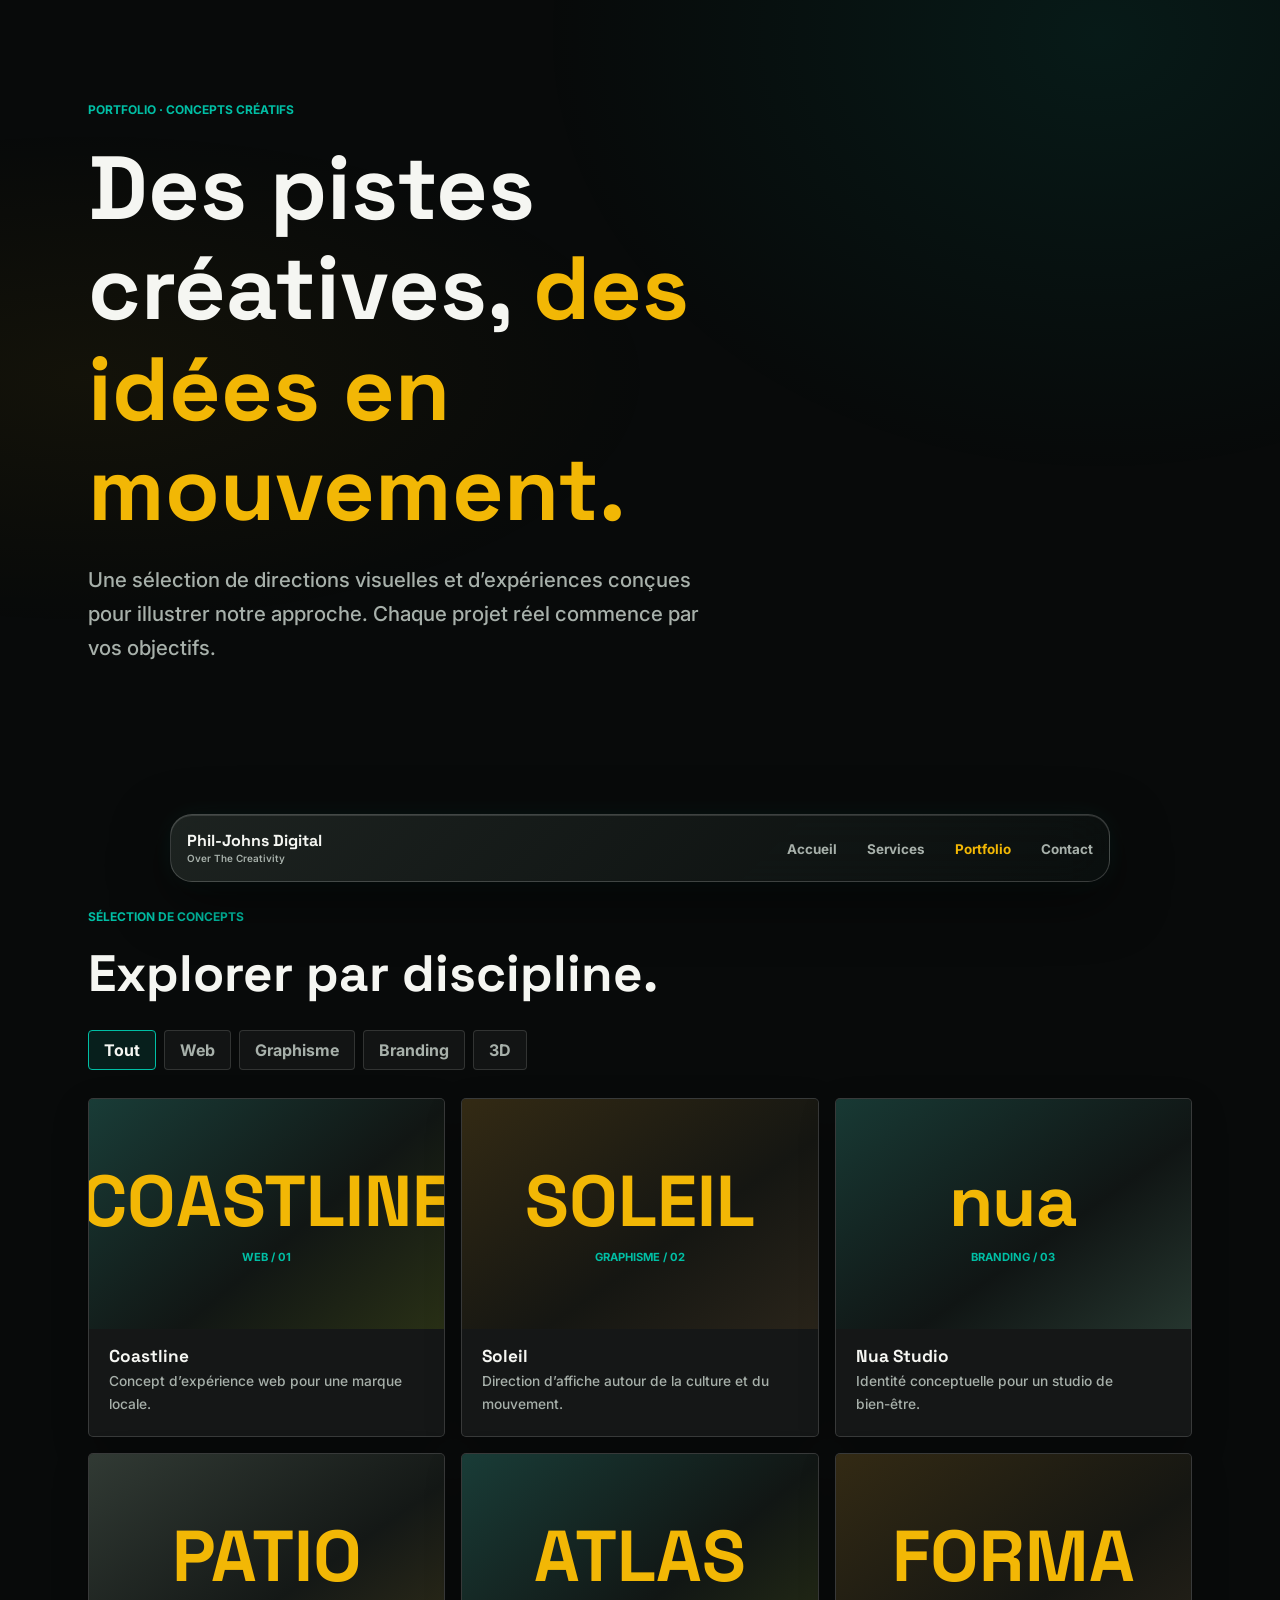
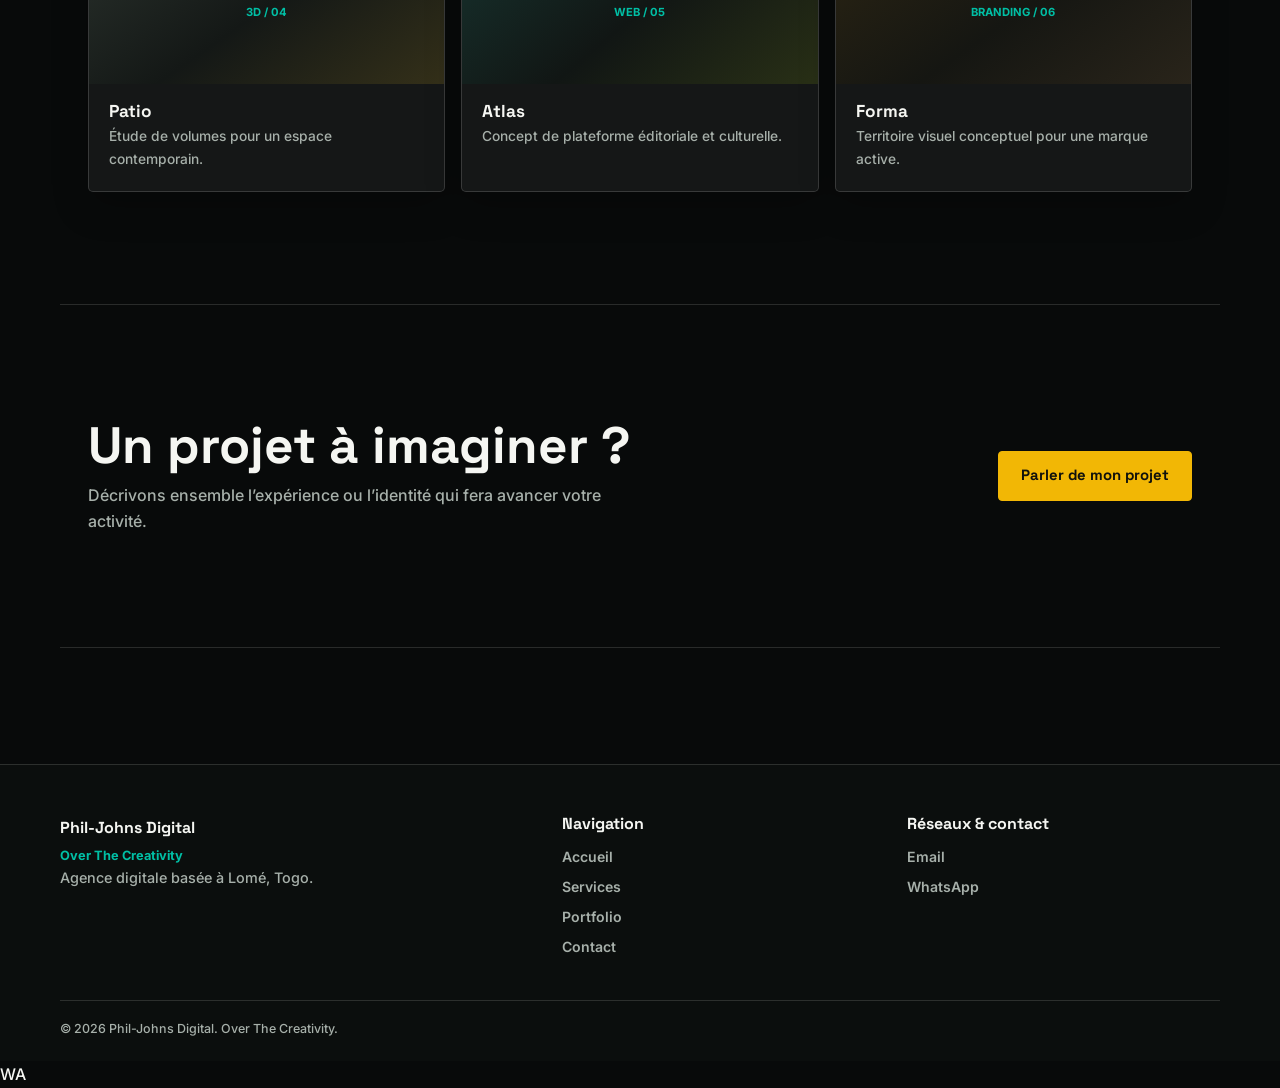
<file: portfolio.html>
<!DOCTYPE html>
<html lang="fr">
<head>
    <meta charset="UTF-8">
    <meta name="viewport" content="width=device-width, initial-scale=1.0">
    <meta name="description" content="Explorez les concepts créatifs de Phil-Johns Digital : projets web, graphisme, branding et visualisation 3D à Lomé.">
    <meta property="og:title" content="Portfolio | Phil-Johns Digital">
    <meta property="og:description" content="Un aperçu de notre direction créative en web, graphisme, branding et 3D.">
    <meta property="og:type" content="website">
    <meta name="theme-color" content="#080a0a">
    <title>Portfolio | Phil-Johns Digital</title>
    <link rel="preconnect" href="https://fonts.googleapis.com">
    <link rel="preconnect" href="https://fonts.gstatic.com" crossorigin>
    <link href="https://fonts.googleapis.com/css2?family=Inter:wght@400;500;600;700&family=Space+Grotesk:wght@400;500;600;700&display=swap" rel="stylesheet">
    <link rel="stylesheet" href="css/style.css">
</head>
<body>
    <nav aria-label="Navigation principale">
        <div class="nav-container">
            <a class="nav-brand" href="index.html" aria-label="Phil-Johns Digital, accueil">
                <span class="nav-brand-text">Phil-Johns Digital<small>Over The Creativity</small></span>
            </a>
            <ul class="nav-links site-nav">
                <li><a href="index.html">Accueil</a></li>
                <li><a href="services.html">Services</a></li>
                <li><a href="portfolio.html" aria-current="page">Portfolio</a></li>
                <li><a href="contact.html">Contact</a></li>
            </ul>
            <button class="menu-toggle" type="button" aria-label="Ouvrir le menu" aria-expanded="false">
                <span></span><span></span><span></span>
            </button>
        </div>
    </nav>

    <main>
        <section class="hero">
            <div class="hero-content">
                <span class="eyebrow">Portfolio · Concepts créatifs</span>
                <h1>Des pistes créatives, <span class="accent">des idées en mouvement.</span></h1>
                <p class="hero-subtitle">Une sélection de directions visuelles et d’expériences conçues pour illustrer notre approche. Chaque projet réel commence par vos objectifs.</p>
            </div>
        </section>

        <section aria-labelledby="portfolio-title" data-reveal>
            <span class="eyebrow">Sélection de concepts</span>
            <h2 id="portfolio-title">Explorer par discipline.</h2>
            <div class="filter-list" role="group" aria-label="Filtrer les réalisations par catégorie">
                <button class="filter-button" type="button" data-filter="all" aria-pressed="true">Tout</button>
                <button class="filter-button" type="button" data-filter="web" aria-pressed="false">Web</button>
                <button class="filter-button" type="button" data-filter="graphisme" aria-pressed="false">Graphisme</button>
                <button class="filter-button" type="button" data-filter="branding" aria-pressed="false">Branding</button>
                <button class="filter-button" type="button" data-filter="3d" aria-pressed="false">3D</button>
            </div>
            <div class="portfolio-grid">
                <a class="project-card" href="contact.html" data-category="web" aria-label="Concept web Coastline, discuter d’un projet web">
                    <div class="project-art web" role="img" aria-label="Composition web Coastline en vert profond et ambre">COASTLINE<br><small>WEB / 01</small></div>
                    <div class="project-info"><h3>Coastline</h3><p>Concept d’expérience web pour une marque locale.</p></div>
                </a>
                <a class="project-card" href="contact.html" data-category="graphisme" aria-label="Concept graphique Soleil, discuter d’un projet de graphisme">
                    <div class="project-art graphic" role="img" aria-label="Affiche conceptuelle soleil en ambre sur fond sombre">SOLEIL<br><small>GRAPHISME / 02</small></div>
                    <div class="project-info"><h3>Soleil</h3><p>Direction d’affiche autour de la culture et du mouvement.</p></div>
                </a>
                <a class="project-card" href="contact.html" data-category="branding" aria-label="Concept de marque Nua, discuter d’un projet de branding">
                    <div class="project-art branding" role="img" aria-label="Signature typographique Nua en turquoise et blanc">nua<br><small>BRANDING / 03</small></div>
                    <div class="project-info"><h3>Nua Studio</h3><p>Identité conceptuelle pour un studio de bien-être.</p></div>
                </a>
                <a class="project-card" href="contact.html" data-category="3d" aria-label="Concept 3D Patio, discuter d’un projet de modélisation 3D">
                    <div class="project-art model" role="img" aria-label="Composition géométrique abstraite évoquant un espace architectural en 3D">PATIO<br><small>3D / 04</small></div>
                    <div class="project-info"><h3>Patio</h3><p>Étude de volumes pour un espace contemporain.</p></div>
                </a>
                <a class="project-card" href="contact.html" data-category="web" aria-label="Concept web Atlas, discuter d’un projet web">
                    <div class="project-art web" role="img" aria-label="Composition éditoriale de site web Atlas">ATLAS<br><small>WEB / 05</small></div>
                    <div class="project-info"><h3>Atlas</h3><p>Concept de plateforme éditoriale et culturelle.</p></div>
                </a>
                <a class="project-card" href="contact.html" data-category="branding" aria-label="Concept de marque Forma, discuter d’un projet de branding">
                    <div class="project-art graphic" role="img" aria-label="Composition typographique Forma en jaune ambre">FORMA<br><small>BRANDING / 06</small></div>
                    <div class="project-info"><h3>Forma</h3><p>Territoire visuel conceptuel pour une marque active.</p></div>
                </a>
            </div>
        </section>

        <section class="cta-band" data-reveal>
            <div>
                <h2>Un projet à imaginer ?</h2>
                <p>Décrivons ensemble l’expérience ou l’identité qui fera avancer votre activité.</p>
            </div>
            <a class="btn btn-primary" href="contact.html">Parler de mon projet</a>
        </section>
    </main>

    <footer>
        <div class="footer-content">
            <div class="footer-section">
                <div class="footer-brand">Phil-Johns Digital</div>
                <div class="footer-tagline">Over The Creativity</div>
                <p>Agence digitale basée à Lomé, Togo.</p>
            </div>
            <div class="footer-section">
                <h3>Navigation</h3>
                <a href="index.html">Accueil</a>
                <a href="services.html">Services</a>
                <a href="portfolio.html">Portfolio</a>
                <a href="contact.html">Contact</a>
            </div>
            <div class="footer-section">
                <h3>Réseaux & contact</h3>
                <a href="mailto:philjohnspro@gmail.com">Email</a>
                <a href="https://wa.me/22879905677" target="_blank" rel="noopener noreferrer">WhatsApp</a>
            </div>
        </div>
        <div class="footer-bottom"><p>&copy; 2026 Phil-Johns Digital. Over The Creativity.</p></div>
    </footer>
    <script src="js/main.js" defer></script>
</body>
</html>
</file>
<file: css/style.css>
:root {
    color-scheme: dark;
    --color-bg: #080a0a;
    --color-surface: #121615;
    --color-text: #f5f6f2;
    --color-muted: #a7b0aa;
    --color-amber: #F2B705;
    --color-turquoise: #00BFA5;
    --color-line: rgba(245, 246, 242, 0.14);
    --font-display: "Space Grotesk", sans-serif;
    --font-body: "Inter", sans-serif;
    --page-width: 1160px;
    --text-secondary: var(--color-muted);
    --accent-primary: var(--color-amber);
    --accent-secondary: var(--color-turquoise);
}

*,
*::before,
*::after {
    box-sizing: border-box;
}

html {
    scroll-behavior: smooth;
    scroll-padding-top: 40px;
}

body {
    position: relative;
    min-width: 320px;
    margin: 0;
    overflow-x: hidden;
    background: var(--color-bg);
    color: var(--color-text);
    font-family: var(--font-body);
    font-size: 16px;
    font-weight: 500;
    line-height: 1.65;
    -webkit-font-smoothing: antialiased;
}

body::before {
    position: fixed;
    z-index: -1;
    inset: 0;
    background: radial-gradient(ellipse at 86% 4%, rgba(0, 191, 165, 0.09), transparent 36%), radial-gradient(ellipse at 7% 42%, rgba(242, 183, 5, 0.05), transparent 34%);
    content: "";
    pointer-events: none;
}

img {
    max-width: 100%;
}

a {
    color: inherit;
    text-decoration: none;
}

button,
input,
select,
textarea {
    font: inherit;
}

:focus-visible {
    outline: 3px solid var(--color-turquoise);
    outline-offset: 4px;
}

::selection {
    background: var(--color-amber);
    color: #080a0a;
}

h1,
h2,
h3,
p {
    margin-top: 0;
}

h1,
h2,
h3 {
    font-family: var(--font-display);
    font-weight: 700;
    line-height: 1.12;
}

h1 {
    max-width: 900px;
    margin-bottom: 24px;
    font-size: clamp(2.8rem, 7vw, 6rem);
}

h2 {
    max-width: 780px;
    margin-bottom: 20px;
    font-size: clamp(2rem, 4vw, 3.3rem);
}

h3 {
    font-size: 1.35rem;
}

p {
    color: var(--color-muted);
    font-weight: 500;
}

.top-bar {
    display: none;
}

nav {
    position: fixed;
    z-index: 1000;
    bottom: 18px;
    left: 50%;
    width: min(940px, calc(100% - 36px));
    padding: 9px 16px;
    transform: translateX(-50%);
    border: 1px solid rgba(255, 255, 255, 0.19);
    border-radius: 22px;
    background: linear-gradient(135deg, rgba(33, 40, 37, 0.84), rgba(11, 16, 15, 0.78));
    box-shadow: 0 18px 55px rgba(0, 0, 0, 0.52), inset 0 1px 0 rgba(255, 255, 255, 0.13), 0 0 24px rgba(0, 191, 165, 0.08);
    backdrop-filter: blur(24px) saturate(145%);
    -webkit-backdrop-filter: blur(24px) saturate(145%);
}

.nav-container {
    display: flex;
    width: min(100%, var(--page-width));
    min-height: 48px;
    align-items: center;
    justify-content: space-between;
    gap: 20px;
    margin: 0 auto;
}

.nav-brand {
    display: inline-flex;
    flex: 0 0 auto;
    align-items: center;
    color: var(--color-text);
    font-family: var(--font-display);
    font-size: 1rem;
    font-weight: 700;
    white-space: nowrap;
}

.nav-brand-text {
    display: grid;
    line-height: 1.08;
}

.nav-brand-text small {
    margin-top: 4px;
    color: var(--color-muted);
    font-family: var(--font-body);
    font-size: 0.62rem;
    font-weight: 600;
}

.nav-links {
    display: flex;
    align-items: center;
    gap: clamp(16px, 2.4vw, 30px);
    margin: 0;
    padding: 0;
    list-style: none;
}

.nav-links a {
    color: var(--color-muted);
    font-size: 0.84rem;
    font-weight: 700;
    transition: color 180ms ease;
}

.nav-links a:hover,
.nav-links a[aria-current="page"] {
    color: var(--color-amber);
}

.menu-toggle {
    display: none;
    width: 44px;
    height: 44px;
    flex: 0 0 44px;
    place-content: center;
    gap: 5px;
    border: 1px solid rgba(255, 255, 255, 0.18);
    border-radius: 10px;
    background: rgba(255, 255, 255, 0.07);
    cursor: pointer;
    backdrop-filter: blur(12px);
}

.menu-toggle span {
    display: block;
    width: 19px;
    height: 2px;
    border-radius: 2px;
    background: var(--color-text);
}

main {
    min-height: 70vh;
    padding: 0 0 116px;
}

section {
    width: min(100%, var(--page-width));
    margin-inline: auto;
    padding: clamp(60px, 9vw, 112px) 28px;
}

.hero {
    position: relative;
    display: flex;
    min-height: min(790px, 100svh);
    align-items: center;
    justify-content: flex-start;
    padding-top: 90px;
    padding-bottom: 90px;
    overflow: hidden;
}

.hero::before,
.hero::after {
    display: none;
}

.hero-content {
    width: min(100%, 840px);
    text-align: left;
    animation: rise-in 700ms both;
}

.hero h1 {
    color: var(--color-text);
}

.hero h1 .accent,
.accent-text {
    color: var(--color-amber);
}

.eyebrow {
    display: inline-block;
    margin-bottom: 18px;
    color: var(--color-turquoise);
    font-size: 0.75rem;
    font-weight: 700;
    text-transform: uppercase;
}

.hero-subtitle {
    max-width: 620px;
    margin: 0 0 30px;
    color: var(--color-muted);
    font-size: clamp(1.05rem, 2vw, 1.28rem);
    font-weight: 500;
}

.hero-cta {
    display: flex;
    flex-wrap: wrap;
    justify-content: flex-start;
    gap: 12px;
    margin: 0;
}

.btn {
    display: inline-flex;
    min-height: 50px;
    align-items: center;
    justify-content: center;
    padding: 0 22px;
    border: 1px solid var(--color-line);
    border-radius: 4px;
    background: rgba(255, 255, 255, 0.04);
    color: var(--color-text);
    font-family: var(--font-display);
    font-size: 0.93rem;
    font-weight: 700;
    transition: background 180ms ease, color 180ms ease, border-color 180ms ease, transform 180ms ease;
}

.btn:hover {
    transform: translateY(-2px);
}

.btn-primary {
    border-color: var(--color-amber);
    background: var(--color-amber);
    color: #10110c;
}

.btn-primary:hover {
    border-color: #ffd454;
    background: #ffd454;
    color: #10110c;
}

.btn-secondary {
    border-color: rgba(0, 191, 165, 0.65);
}

.btn-secondary:hover {
    background: var(--color-turquoise);
    color: #07110f;
}

.cards-grid,
.portfolio-grid {
    display: grid;
    grid-template-columns: repeat(3, minmax(0, 1fr));
    gap: 16px;
}

.glass-card,
.card,
.product-card {
    position: relative;
    padding: 28px;
    overflow: hidden;
    border: 1px solid rgba(255, 255, 255, 0.15);
    border-radius: 5px;
    background: rgba(255, 255, 255, 0.055);
    box-shadow: 0 14px 36px rgba(0, 0, 0, 0.22), inset 0 1px 0 rgba(255, 255, 255, 0.08);
    backdrop-filter: blur(16px) saturate(130%);
    -webkit-backdrop-filter: blur(16px) saturate(130%);
    transition: border-color 200ms ease, background 200ms ease, transform 200ms ease, box-shadow 200ms ease;
}

.glass-card::before {
    position: absolute;
    inset: 0;
    z-index: 0;
    background: radial-gradient(circle at var(--mouse-x, 50%) var(--mouse-y, 50%), rgba(0, 191, 165, 0.13), transparent 58%);
    opacity: 0;
    content: "";
    pointer-events: none;
    transition: opacity 200ms ease;
}

.glass-card > * {
    position: relative;
    z-index: 1;
}

.glass-card:hover,
.card:hover,
.product-card:hover {
    transform: translateY(-4px);
    border-color: rgba(0, 191, 165, 0.55);
    background: rgba(255, 255, 255, 0.085);
    box-shadow: 0 18px 42px rgba(0, 0, 0, 0.28), inset 0 1px 0 rgba(255, 255, 255, 0.12);
}

.glass-card:hover::before {
    opacity: 1;
}

.card-title {
    margin-bottom: 12px;
    color: var(--color-text);
}

.card-description,
.section-intro {
    color: var(--color-muted);
}

.section-intro {
    max-width: 620px;
    margin-bottom: 32px;
}

.stats-grid {
    display: grid;
    grid-template-columns: repeat(3, 1fr);
    border-top: 1px solid var(--color-line);
    border-bottom: 1px solid var(--color-line);
}

.stat-item {
    padding: 26px 20px;
    text-align: center;
}

.stat-item + .stat-item {
    border-left: 1px solid var(--color-line);
}

.stat-value {
    display: block;
    color: var(--color-amber);
    font-family: var(--font-display);
    font-size: clamp(2rem, 4vw, 3rem);
    font-weight: 700;
    line-height: 1.1;
}

.stat-label {
    display: block;
    margin-top: 8px;
    color: var(--color-muted);
    font-size: 0.86rem;
    font-weight: 600;
}

.project-card {
    display: block;
    min-width: 0;
    overflow: hidden;
    border: 1px solid rgba(255, 255, 255, 0.15);
    border-radius: 5px;
    background: rgba(255, 255, 255, 0.055);
    box-shadow: 0 14px 36px rgba(0, 0, 0, 0.22), inset 0 1px 0 rgba(255, 255, 255, 0.08);
    backdrop-filter: blur(16px) saturate(130%);
    -webkit-backdrop-filter: blur(16px) saturate(130%);
    transition: transform 200ms ease, border-color 200ms ease;
}

.project-card:hover {
    transform: translateY(-4px);
    border-color: var(--color-turquoise);
}

.project-art {
    display: grid;
    min-height: 230px;
    place-content: center;
    overflow: hidden;
    background-color: #17201d;
    color: var(--color-amber);
    font-family: var(--font-display);
    font-size: clamp(2.2rem, 6vw, 4.5rem);
    font-weight: 700;
    line-height: 1.05;
    text-align: center;
}

.project-art small {
    display: block;
    margin-top: 12px;
    color: var(--color-turquoise);
    font-family: var(--font-body);
    font-size: 0.7rem;
    font-weight: 700;
}

.project-art.web { background: linear-gradient(140deg, #193c37, #111614 58%, #293016); }
.project-art.graphic { background: linear-gradient(145deg, #332a14, #151612 60%, #29241a); }
.project-art.branding { background: linear-gradient(145deg, #183934, #101514 60%, #25352e); }
.project-art.model { background: linear-gradient(145deg, #313a34, #141816 58%, #343019); }

.project-info {
    padding: 18px 20px 20px;
}

.project-info h3 {
    margin-bottom: 4px;
    font-size: 1.08rem;
}

.project-info p {
    margin-bottom: 0;
    font-size: 0.86rem;
}

.filter-list {
    display: flex;
    flex-wrap: wrap;
    gap: 8px;
    margin: 28px 0;
}

.filter-button {
    min-height: 40px;
    padding: 0 15px;
    border: 1px solid var(--color-line);
    border-radius: 4px;
    background: rgba(255, 255, 255, 0.045);
    color: var(--color-muted);
    font-weight: 700;
    cursor: pointer;
    backdrop-filter: blur(12px);
}

.filter-button[aria-pressed="true"] {
    border-color: var(--color-turquoise);
    background: rgba(0, 191, 165, 0.12);
    color: var(--color-text);
}

[hidden] {
    display: none !important;
}

.contact-layout {
    display: grid;
    grid-template-columns: minmax(0, 0.8fr) minmax(0, 1.2fr);
    gap: clamp(32px, 7vw, 88px);
}

.contact-details {
    display: grid;
    align-content: start;
    gap: 12px;
}

.contact-detail {
    padding: 18px 20px;
    border: 1px solid rgba(255, 255, 255, 0.1);
    border-left: 2px solid var(--color-turquoise);
    border-radius: 4px;
    background: rgba(255, 255, 255, 0.055);
    backdrop-filter: blur(14px);
}

.contact-detail h3 {
    margin-bottom: 5px;
    color: var(--color-amber);
    font-family: var(--font-body);
    font-size: 0.78rem;
    text-transform: uppercase;
}

.contact-detail p,
.contact-detail a {
    margin: 0;
    color: var(--color-text);
    font-weight: 600;
    overflow-wrap: anywhere;
}

.contact-form {
    display: grid;
    gap: 18px;
}

.form-group {
    display: grid;
    gap: 7px;
}

.form-group label {
    color: var(--color-text);
    font-size: 0.88rem;
    font-weight: 700;
}

.form-group input,
.form-group select,
.form-group textarea {
    width: 100%;
    min-height: 50px;
    padding: 12px 14px;
    border: 1px solid var(--color-line);
    border-radius: 4px;
    background: rgba(12, 16, 15, 0.82);
    color: var(--color-text);
    backdrop-filter: blur(12px);
}

.form-group textarea {
    min-height: 150px;
    resize: vertical;
}

.form-group input::placeholder,
.form-group textarea::placeholder {
    color: #89928c;
}

.form-status {
    min-height: 1.5em;
    margin: 0;
    color: var(--color-turquoise);
    font-weight: 600;
}

.form-status.is-error {
    color: #ff9a83;
}

.cta-band {
    display: flex;
    align-items: center;
    justify-content: space-between;
    gap: 24px;
    border-block: 1px solid var(--color-line);
}

.cta-band h2 {
    margin-bottom: 8px;
}

.cta-band p {
    max-width: 540px;
    margin-bottom: 0;
}

footer {
    padding: 50px 28px 22px;
    border-top: 1px solid var(--color-line);
    background: #0b0e0d;
}

.footer-content {
    display: grid;
    width: min(100%, var(--page-width));
    grid-template-columns: 1.5fr 1fr 1fr;
    gap: 32px;
    margin: 0 auto;
}

.footer-section h3 {
    margin-bottom: 12px;
    color: var(--color-text);
    font-size: 1rem;
}

.footer-section a {
    display: block;
    width: fit-content;
    margin: 7px 0;
    color: var(--color-muted);
    font-size: 0.88rem;
    font-weight: 600;
}

.footer-section a:hover {
    color: var(--color-amber);
}

.footer-section p {
    max-width: 310px;
    font-size: 0.9rem;
}

.footer-brand {
    margin-bottom: 4px;
    color: var(--color-text);
    font-family: var(--font-display);
    font-weight: 700;
}

.footer-tagline {
    color: var(--color-turquoise);
    font-size: 0.8rem;
    font-weight: 700;
}

.footer-bottom {
    width: min(100%, var(--page-width));
    margin: 34px auto 0;
    padding-top: 18px;
    border-top: 1px solid var(--color-line);
}

.footer-bottom p {
    margin: 0;
    font-size: 0.78rem;
}

[data-reveal] {
    opacity: 1;
    transform: none;
}

[data-reveal].is-visible {
    animation: rise-in 600ms both;
}

@keyframes rise-in {
    from { opacity: 0; transform: translateY(18px); }
    to { opacity: 1; transform: translateY(0); }
}

@media (max-width: 760px) {
    nav {
        bottom: 12px;
        width: calc(100% - 24px);
        padding: 8px 12px;
        border-radius: 18px;
    }

    .nav-container {
        gap: 12px;
    }

    .menu-toggle {
        display: grid;
    }

    .nav-links {
        position: absolute;
        right: 0;
        bottom: calc(100% + 9px);
        left: 0;
        display: none;
        align-items: stretch;
        gap: 0;
        padding: 8px;
        border: 1px solid rgba(255, 255, 255, 0.18);
        border-radius: 16px;
        background: rgba(15, 20, 18, 0.91);
        box-shadow: 0 14px 40px rgba(0, 0, 0, 0.45), inset 0 1px 0 rgba(255, 255, 255, 0.09);
        backdrop-filter: blur(22px) saturate(140%);
        -webkit-backdrop-filter: blur(22px) saturate(140%);
    }

    .nav-links.is-open {
        display: grid;
    }

    .nav-links a {
        display: block;
        padding: 12px 10px;
    }

    .cards-grid,
    .portfolio-grid {
        grid-template-columns: repeat(2, minmax(0, 1fr));
    }

    .contact-layout {
        grid-template-columns: 1fr;
    }

    .footer-content {
        grid-template-columns: repeat(2, minmax(0, 1fr));
    }

    .footer-section:first-child {
        grid-column: 1 / -1;
    }
}

@media (max-width: 520px) {
    section {
        padding-inline: 20px;
    }

    .nav-brand {
        font-size: 0.9rem;
    }

    .hero {
        min-height: min(760px, 100svh);
    }

    .hero-cta {
        align-items: stretch;
    }

    .hero-cta .btn {
        width: 100%;
    }

    .cards-grid,
    .portfolio-grid {
        grid-template-columns: 1fr;
    }

    .stats-grid {
        grid-template-columns: 1fr;
    }

    .stat-item + .stat-item {
        border-top: 1px solid var(--color-line);
        border-left: 0;
    }

    .project-art {
        min-height: 210px;
    }

    .cta-band {
        align-items: flex-start;
        flex-direction: column;
    }

    .footer-content {
        grid-template-columns: 1fr 1fr;
        gap: 24px 16px;
    }
}

@media (prefers-reduced-motion: reduce) {
    *,
    *::before,
    *::after {
        scroll-behavior: auto !important;
        animation-duration: 0.01ms !important;
        animation-iteration-count: 1 !important;
        transition-duration: 0.01ms !important;
    }
}
</file>
